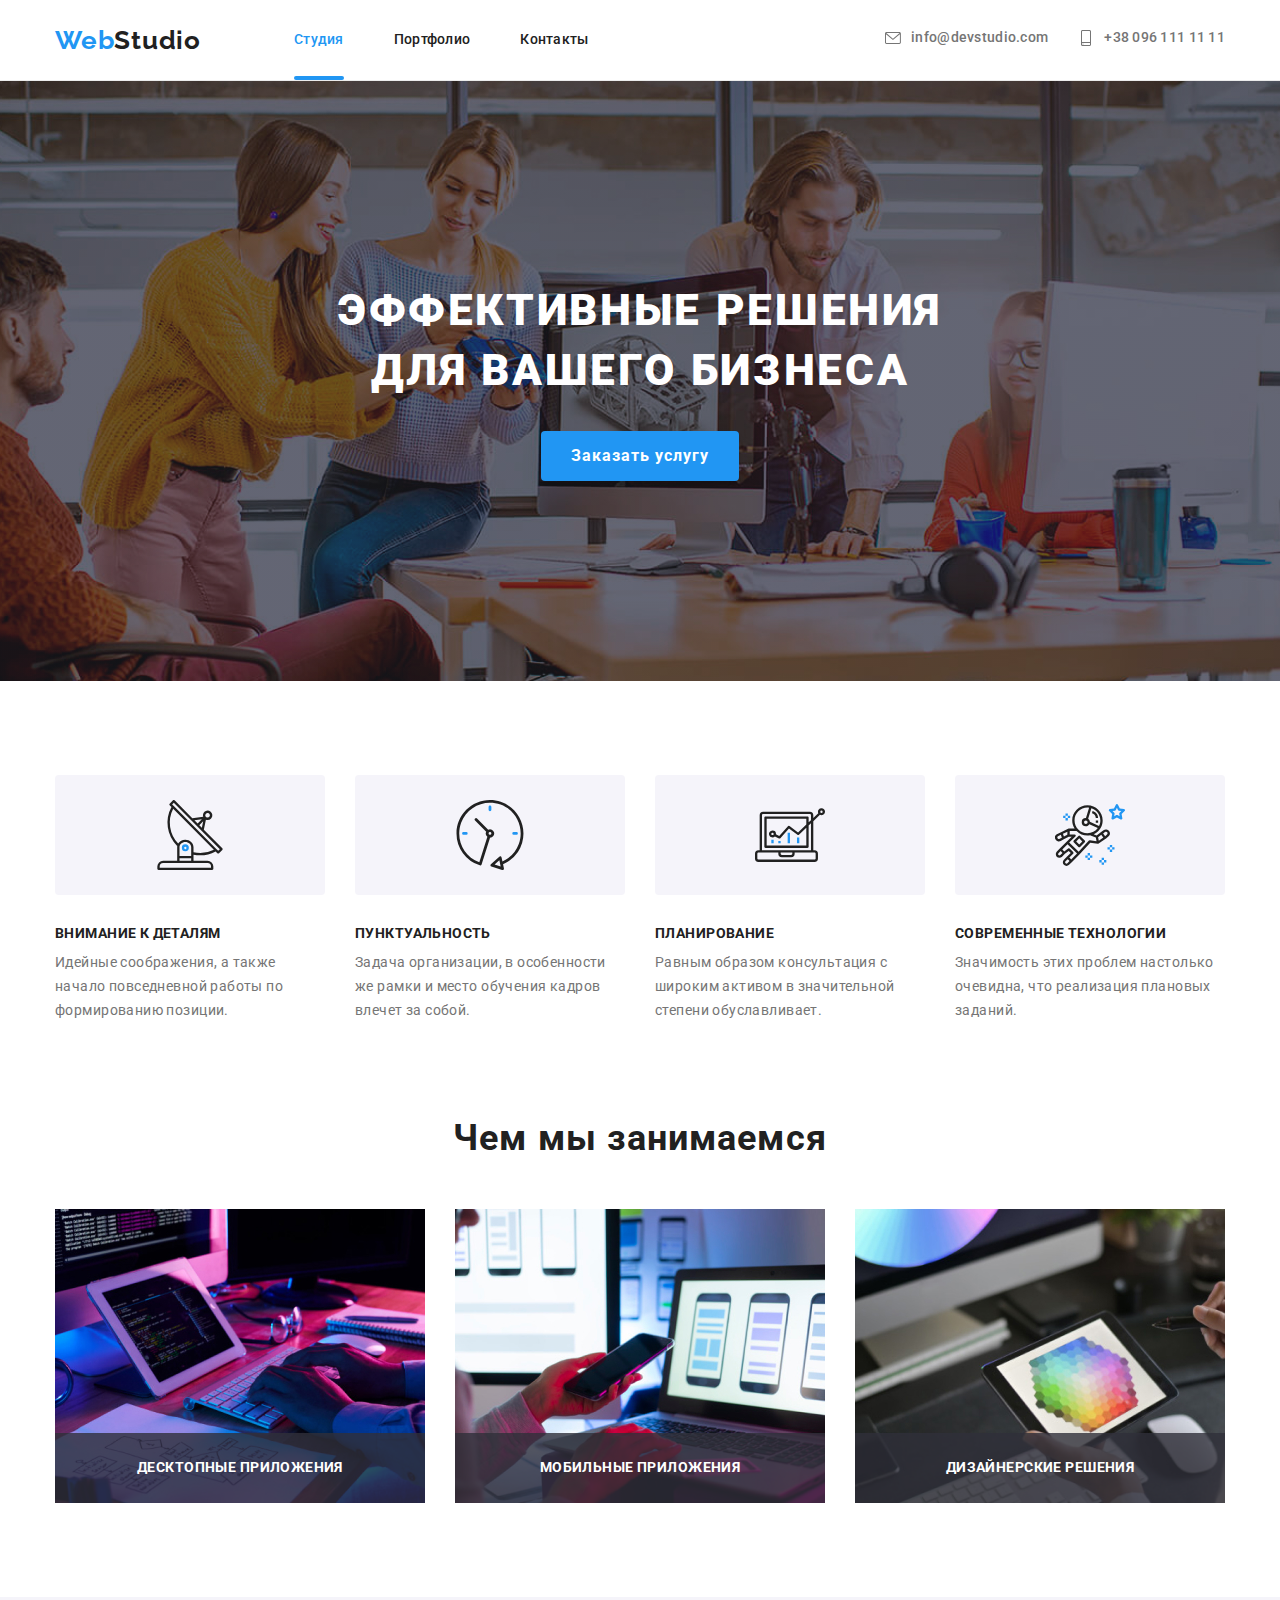
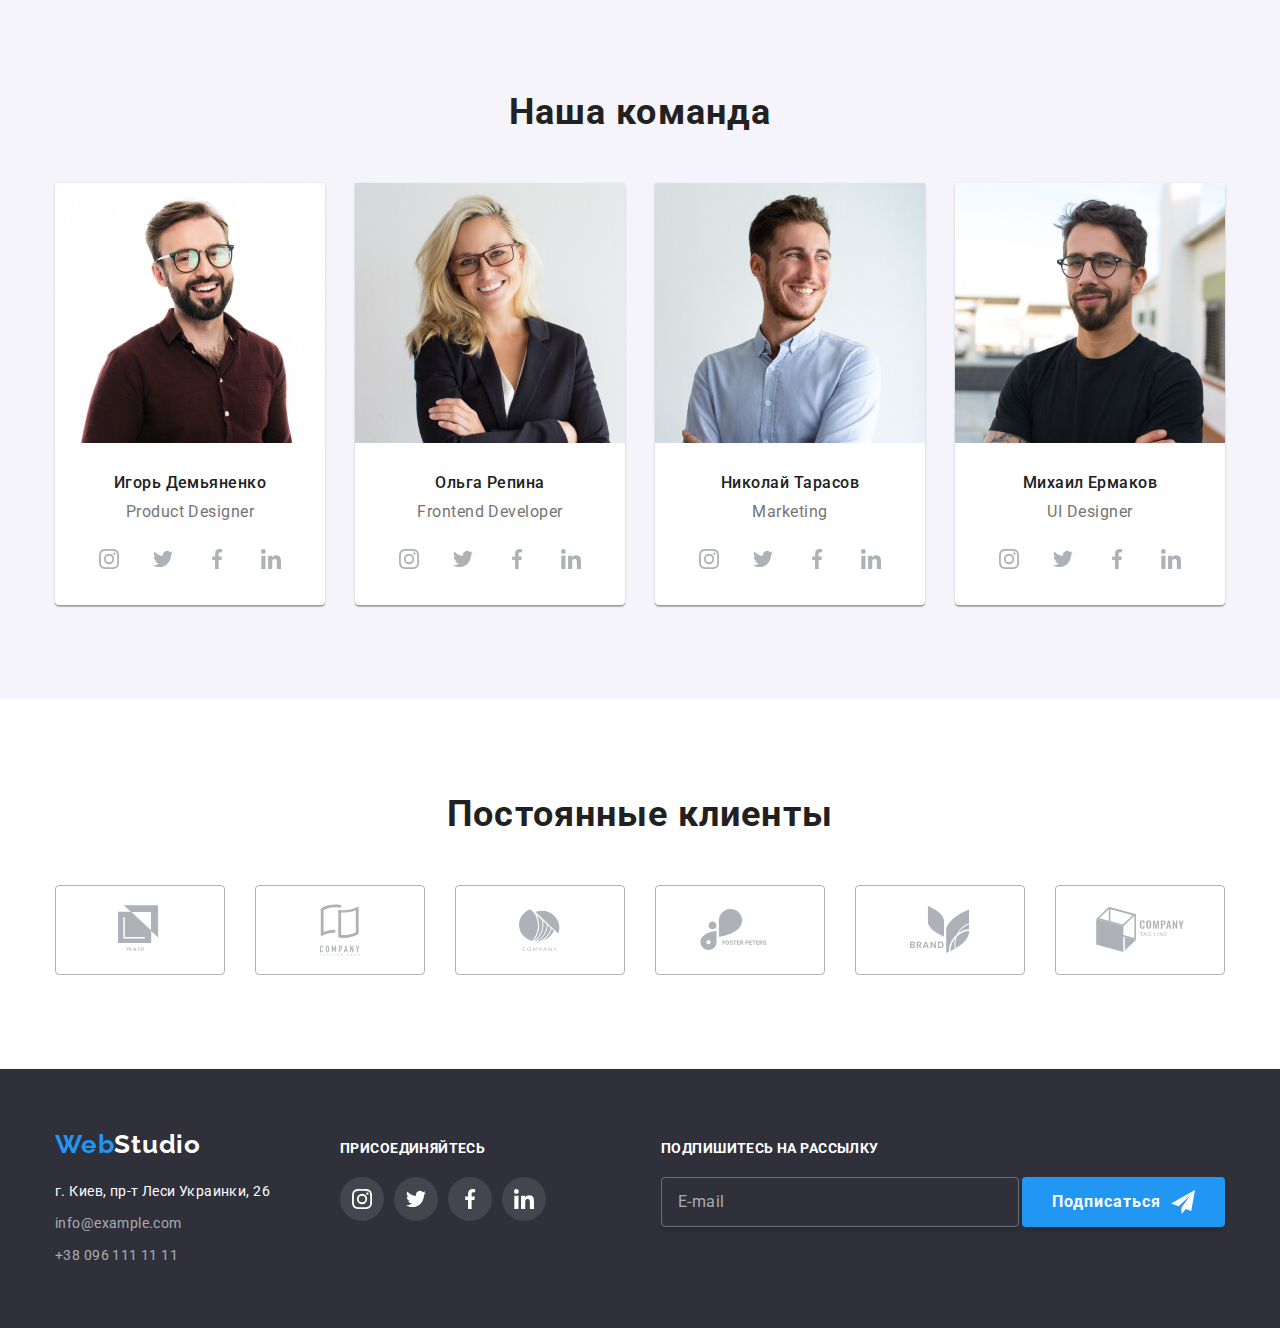
<file: index.html>
<!DOCTYPE html>
<html lang="ru">
<head>
    <meta charset="UTF-8">
    <meta name="viewport" content="width=device-width, initial-scale=1.0">
    <title>WebStudio</title>
    <link href="https://fonts.googleapis.com/css2?family=Roboto:wght@400;500;700;900&display=swap" rel="stylesheet">
    <link href="https://fonts.googleapis.com/css2?family=Raleway:wght@700&display=swap" rel="stylesheet">
    <link rel="stylesheet" href="https://cdnjs.cloudflare.com/ajax/libs/modern-normalize/1.0.0/modern-normalize.min.css">
    <link rel="stylesheet" href="./css/main.min.css">
</head>
<body>
<header class="header">
    <div class="container header-nav">
        <nav class="main-nav">
            <a href="./index.html" class="logo link">Web<span class="logo bgc-light">Studio</span></a>
            <ul class="list site-nav">
                <li class="item">
                    <a href="./index.html" class="link current">Студия</a>
                </li>
                <li class="item">
                    <a href="./portfolio.html" class="link">Портфолио</a>
                </li>
                <li class="item">
                    <a href="#contacts" class="link">Контакты</a>
                </li>
            </ul>
            <button class="menu-button" data-menu-button  aria-expanded="false" aria-controls="mobile-menu-container" type="button">
                <svg width="40" height="40" aria-label="Кнопка мобильного меню">
                    <use class="icon-menu" href="./images/sprite.svg#menu"></use>
                    <use class="icon-cross" href="./images/sprite.svg#cross"></use>
                </svg>
            </button>
            
            <div class="mobile-menu-container" id="mobile-menu-container" data-menu>
                <ul class="list mobile-site-nav">
                    <li class="item">
                        <a href="./index.html" class="link current">Студия</a>
                    </li>
                    <li class="item">
                        <a href="./portfolio.html" class="link">Портфолио</a>
                    </li>
                    <li class="item">
                        <a href="#contacts" class="link">Контакты</a>
                    </li>
                </ul>
                <ul class="list mobile-contacts">
                    <li class="item">
                        <a href="mailto:info@devstudio.com" class="link  mail-set">
                            <svg class="icon-envelope">
                                <use href="./images/sprite.svg#envelope"></use>
                            </svg>    
                            <span>
                                info@devstudio.com
                            </span>
                        </a>
                    </li>
                    <li class="item">
                        <a href="tel:+380961111111" class="link phone-set">
                            <svg class="icon-phone">
                                <use href="./images/sprite.svg#smartphone"></use>
                            </svg>
                            <span>
                                +38 096 111 11 11
                            </span>
                        </a>
                    </li>
                </ul>
            </div>
        </nav>
        <ul class="list contacts">
            <li class="item">
                <a href="mailto:info@devstudio.com" class="link  mail-set">
                    <svg class="icon-envelope">
                        <use href="./images/sprite.svg#envelope"></use>
                    </svg>    
                    <span>
                        info@devstudio.com
                    </span>
                </a>
            </li>
            <li class="item">
                <a href="tel:+380961111111" class="link phone-set">
                    <svg class="icon-phone">
                        <use href="./images/sprite.svg#smartphone"></use>
                    </svg>
                    <span>
                        +38 096 111 11 11
                    </span>
                </a>
            </li>
        </ul>
    </div>
</header>
<main>
<!--Герой-->
<section class="hero">
<h1 class="hero-title">Эффективные решения <br /> для вашего бизнеса</h1>
<button class="button" type="button" data-modal-open>Заказать услугу</button>
</section>
<!--Преимущества-->
<section class="advantages">
<div class="container">
    <h2 class="section-title visually-hidden">Преимущества</h2>
    <ul class="list advantages-list">
        <li class="advantages-list-item">
            <h3 class="list-advantages">Внимание к деталям</h3>
            <p class="list-desсription">Идейные соображения, а также начало повседневной работы по формированию позиции.</p>
        </li>
        <li class="advantages-list-item">
            <h3 class="list-advantages">Пунктуальность</h3>
            <p class="list-desсription">Задача организации, в особенности же рамки и место обучения кадров влечет за собой.</p>
        </li>
        <li class="advantages-list-item">
            <h3 class="list-advantages">Планирование</h3>
            <p class="list-desсription">Равным образом консультация с широким активом в значительной степени обуславливает.</p>
        </li>
        <li class="advantages-list-item">
            <h3 class="list-advantages">Современные технологии</h3>
            <p class="list-desсription">Значимость этих проблем настолько очевидна, что реализация плановых заданий.</p>
        </li>
    </ul>
</div>
</section>
    <!--Чем мы занимаемся-->
<section class="we-do">
    <div class="container">
        <h2 class="section-title">Чем мы занимаемся</h2>
        <ul class="list">
            <li>
                <div class="we-do-thumb">
                    <picture>
                        <source srcset="./images/box1.jpg 1x, ./images/box1@2x.jpg 2x" media="(min-width: 1200px)">
                        <img src="./images/box1.jpg" alt="Десктопные приложения">
                    </picture>
                    <p class="we-do-label">Десктопные приложения</p>
                </div>
            </li>
            <li>
                <div class="we-do-thumb">
                    <picture>
                        <source srcset="./images/box2.jpg 1x, ./images/box2@2x.jpg 2x" media="(min-width: 1200px)">
                        <img src="./images/box2.jpg" alt="Мобильные приложения">
                    </picture>
                    <p class="we-do-label">Мобильные приложения</p>
                </div>
            </li>
            <li>
                <div class="we-do-thumb">
                    <picture>
                        <source srcset="./images/box3.jpg 1x, ./images/box3@2x.jpg 2x" media="(min-width: 1200px)">
                        <img src="./images/box3.jpg" alt="Дизайнерские решения">
                    </picture>
                    <p class="we-do-label">Дизайнерские решения</p>
                </div>
            </li>
        </ul>
    </div>
</section>
<!--Наша команда-->
<section class="team">
    <div class="container">
        <h2 class="section-title">Наша команда</h2>
        <ul class="list team-member-set">
            <li class="team-member-item">
                <picture>
                    <source srcset="./images/photo-ihor.jpg 1x, ./images/photo-ihor@2x.jpg 2x" media="(min-width: 1200px)">
                    <source srcset="./images/tablet/photo_ihor.jpg 1x, ./images/tablet/photo_ihor@2x.jpg 2x" media="(min-width: 768px)">
                    <source srcset="./images/mobile/photo_ihor.jpg 1x, ./images/mobile/photo_ihor@2x.jpg 2x" media="(max-width: 767px)">
                    <img src="./images/photo-ihor.jpg" alt="Игорь Демьяненко" width="270">
                </picture>
                <h3 class="team-name">Игорь Демьяненко</h3>
                <p class="team-position">Product Designer</p>
                <ul class="list social-icons">
                    <li class="social-icons-item">
                        <a class="social-icons-link instagram" href="https://instagram.com/" target="_blank" rel="noopener noreferer" aria-label="instagram">
                            <svg class="social-icons-svg">
                                <use href="./images/sprite.svg#instagram"></use>
                            </svg>                            
                        </a>
                    </li>
                    <li class="social-icons-item">
                        <a class="social-icons-link twitter" href="https://twitter.com/" target="_blank" rel="noopener noreferer" aria-label="twitter">
                            <svg class="social-icons-svg">
                                <use href="./images/sprite.svg#twitter"></use>
                            </svg>                            
                        </a>
                    </li>
                    <li class="social-icons-item">
                        <a class="social-icons-link facebook" href="https://facebook.com/" target="_blank" rel="noopener noreferer" aria-label="facebook">
                            <svg class="social-icons-svg">
                                <use href="./images/sprite.svg#facebook"></use>
                            </svg>  
                        </a>
                    </li>
                    <li class="social-icons-item">
                        <a class="social-icons-link linkedin" href="https://linkedin.com/" target="_blank" rel="noopener noreferer" aria-label="linkenin">
                            <svg class="social-icons-svg">
                                <use href="./images/sprite.svg#linkedin"></use>
                            </svg>  
                        </a>
                    </li>
                </ul>
            </li>
            <li class="team-member-item">
                <picture>
                    <source srcset="./images/photo-olga.jpg 1x, ./images/photo-olga@2x.jpg 2x" media="(min-width: 1200px)">
                    <source srcset="./images/tablet/photo_olga.jpg 1x, ./images/tablet/photo_olga@2x.jpg 2x" media="(min-width: 768px)">
                    <source srcset="./images/mobile/photo_olga.jpg 1x, ./images/mobile/photo_olga@2x.jpg 2x" media="(max-width: 767px)">
                    <img src="./images/photo-olga.jpg" alt="Ольга Репина" width="270">
                </picture>
                <h3 class="team-name">Ольга Репина</h3>
                <p class="team-position">Frontend Developer</p>
                <ul class="list social-icons">
                    <li class="social-icons-item">
                        <a class="social-icons-link instagram" href="https://instagram.com/" target="_blank" rel="noopener noreferer" aria-label="instagram">
                            <svg class="social-icons-svg">
                                <use href="./images/sprite.svg#instagram"></use>
                            </svg>                            
                        </a>
                    </li>
                    <li class="social-icons-item">
                        <a class="social-icons-link twitter" href="https://twitter.com/" target="_blank" rel="noopener noreferer" aria-label="twitter">
                            <svg class="social-icons-svg">
                                <use href="./images/sprite.svg#twitter"></use>
                            </svg>                            
                        </a>
                    </li>
                    <li class="social-icons-item">
                        <a class="social-icons-link facebook" href="https://facebook.com/" target="_blank" rel="noopener noreferer" aria-label="facebook">
                            <svg class="social-icons-svg">
                                <use href="./images/sprite.svg#facebook"></use>
                            </svg>  
                        </a>
                    </li>
                    <li class="social-icons-item">
                        <a class="social-icons-link linkedin" href="https://linkedin.com/" target="_blank" rel="noopener noreferer" aria-label="linkenin">
                            <svg class="social-icons-svg">
                                <use href="./images/sprite.svg#linkedin"></use>
                            </svg>  
                        </a>
                    </li>
                </ul>
            </li>
            <li class="team-member-item">
                <picture>
                    <source srcset="./images/photo-nikolay.jpg 1x, ./images/photo-nikolay@2x.jpg 2x" media="(min-width: 1200px)">
                    <source srcset="./images/tablet/photo_nikolay.jpg 1x, ./images/tablet/photo_nikolay@2x.jpg 2x" media="(min-width: 768px)">
                    <source srcset="./images/mobile/photo_nikolay.jpg 1x, ./images/mobile/photo_nikolay@2x.jpg 2x" media="(max-width: 767px)">
                    <img src="./images/photo-nikolay.jpg" alt="Николай Тарасов" width="270">
                </picture>
                <h3 class="team-name">Николай Тарасов</h3>
                <p class="team-position">Marketing</p>
                <ul class="list social-icons">
                    <li class="social-icons-item">
                        <a class="social-icons-link instagram" href="https://instagram.com/" target="_blank" rel="noopener noreferer" aria-label="instagram">
                            <svg class="social-icons-svg">
                                <use href="./images/sprite.svg#instagram"></use>
                            </svg>                            
                        </a>
                    </li>
                    <li class="social-icons-item">
                        <a class="social-icons-link twitter" href="https://twitter.com/" target="_blank" rel="noopener noreferer" aria-label="twitter">
                            <svg class="social-icons-svg">
                                <use href="./images/sprite.svg#twitter"></use>
                            </svg>                            
                        </a>
                    </li>
                    <li class="social-icons-item">
                        <a class="social-icons-link facebook" href="https://facebook.com/" target="_blank" rel="noopener noreferer" aria-label="facebook">
                            <svg class="social-icons-svg">
                                <use href="./images/sprite.svg#facebook"></use>
                            </svg>  
                        </a>
                    </li>
                    <li class="social-icons-item">
                        <a class="social-icons-link linkedin" href="https://linkedin.com/" target="_blank" rel="noopener noreferer" aria-label="linkenin">
                            <svg class="social-icons-svg">
                                <use href="./images/sprite.svg#linkedin"></use>
                            </svg>  
                        </a>
                    </li>
                </ul>
            </li>
            <li class="team-member-item">
                <picture>
                    <source srcset="./images/photo-michael.jpg 1x, ./images/photo-michael@2x.jpg 2x" media="(min-width: 1200px)">
                    <source srcset="./images/tablet/photo_michael.jpg 1x, ./images/tablet/photo_michael@2x.jpg 2x" media="(min-width: 768px)">
                    <source srcset="./images/mobile/photo_michael.jpg 1x, ./images/mobile/photo_michael@2x.jpg 2x" media="(max-width: 767px)">
                    <img src="./images/photo-michael.jpg" alt="Михаил Ермаков" width="270">
                </picture>
                <h3 class="team-name">Михаил Ермаков</h3>
                <p class="team-position">UI Designer</p>
                <ul class="list social-icons">
                    <li class="social-icons-item">
                        <a class="social-icons-link" href="https://instagram.com/" target="_blank" rel="noopener noreferer" aria-label="instagram">
                            <svg class="social-icons-svg">
                                <use href="./images/sprite.svg#instagram"></use>
                            </svg>                            
                        </a>
                    </li>
                    <li class="social-icons-item">
                        <a class="social-icons-link" href="https://twitter.com/" target="_blank" rel="noopener noreferer" aria-label="twitter">
                            <svg class="social-icons-svg">
                                <use href="./images/sprite.svg#twitter"></use>
                            </svg>                            
                        </a>
                    </li>
                    <li class="social-icons-item">
                        <a class="social-icons-link" href="https://facebook.com/" target="_blank" rel="noopener noreferer" aria-label="facebook">
                            <svg class="social-icons-svg">
                                <use href="./images/sprite.svg#facebook"></use>
                            </svg>  
                        </a>
                    </li>
                    <li class="social-icons-item">
                        <a class="social-icons-link" href="https://linkedin.com/" target="_blank" rel="noopener noreferer" aria-label="linkenin">
                            <svg class="social-icons-svg">
                                <use href="./images/sprite.svg#linkedin"></use>
                            </svg>  
                        </a>
                    </li>
                </ul>
            </li>
        </ul>
    </div>
</section>
<!-- Наши партнеры -->
<section class="our-partners">
    <div class="container">
        <h2 class="section-title">Постоянные клиенты</h2>
        <ul class="list partners-list ">
            <li class="partners-list-card">
                <a href="" class="partners-list-item" target="_blank" rel="noopener noreferer">
                    <svg class="partners-logo-svg" width="44.3" height="49.2">
                        <use href="./images/sprite.svg#logo-1"></use>
                    </svg>
                </a>
            </li>
            <li class="partners-list-card">
                <a href="" class="partners-list-item" target="_blank" rel="noopener noreferer">
                    <svg class="partners-logo-svg" width="40" height="52">
                        <use href="./images/sprite.svg#logo-2"></use>
                    </svg>
                </a>
            </li>
            <li class="partners-list-card">
                <a href="" class="partners-list-item" target="_blank" rel="noopener noreferer">
                    <svg class="partners-logo-svg" width="41" height="42.6">
                        <use href="./images/sprite.svg#logo-3"></use>
                    </svg>
                </a>
            </li>
            <li class="partners-list-card">
                <a href="" class="partners-list-item" target="_blank" rel="noopener noreferer">
                    <svg class="partners-logo-svg" width="79.66" height="42.02">
                        <use href="./images/sprite.svg#logo-4"></use>
                    </svg>
                </a>
            </li>
            <li class="partners-list-card">
                <a href="" class="partners-list-item" target="_blank" rel="noopener noreferer">
                    <svg class="partners-logo-svg" width="59" height="47">
                        <use href="./images/sprite.svg#logo-5"></use>
                    </svg>
                </a>
            </li>
            <li class="partners-list-card">
                <a href="" class="partners-list-item" target="_blank" rel="noopener noreferer">
                    <svg class="partners-logo-svg" width="88.48" height="45.44">
                        <use href="./images/sprite.svg#logo-6"></use>
                    </svg>
                </a>
            </li>
        </ul>
    </div>
</section>
<!-- ное окно -->
    <div class="backdrop is-hidden" data-modal>
        <div class="modal">
            <b class="modal-title">Оставьте свои данные, мы вам перезвоним</b>
            <button class="modal-close-button" data-modal-close>
                <svg width="11" height="11">
                    <use href="./images/sprite.svg#close"></use>
                </svg>
            </button>
            <form class="modal-form" action="" method="get">
                <p class="field-form">
                    <label class="modal-label" for="name">Имя</label>
                    <input class="modal-input" type="text" name="name" id="name">
                    <span class="input-icon name">
                        <svg  width="18" height="18">
                            <use href="./images/sprite.svg#name-modal"></use>
                        </svg>
                    </span>
                </p>
                <p class="field-form">
                    <label class="modal-label" for="phone">Телефон</label>
                    <input class="modal-input" type="text" name="phone" id="phone">
                    <span class="input-icon phone">
                        <svg width="18" height="18">
                            <use href="./images/sprite.svg#phone-modal"></use>
                        </svg>
                    </span>
                </p>
                <p class="field-form">
                    <label class="modal-label" for="email">Почта</label>
                    <input class="modal-input" type="text" name="email" id="email">
                    <span class="input-icon email">
                        <svg width="18" height="18">
                            <use href="./images/sprite.svg#enveloppe-modal"></use>
                        </svg>
                    </span>
                </p>
                <label class="modal-label" for="comment">Комментарий</label>
                <textarea class="modal-input comment" name="comment" id="comment" cols="30" rows="10" placeholder="Введите текст"></textarea>
                <label class="modal-label-agreement checkbox-container">
                    <input class="checkbox" type="checkbox" name="agreement">
                    <span class="checkbox-icon"></span>
                    Соглашаюсь с рассылкой и принимаю
                    <a class="link-agreement" href="" target="_blank">Условия договора</a>
                </label>
                <button class="button" type="submit">Отправить</button>
            </form>
        </div>
    </div>
</main>
<!--Футор-->
<footer>
    <div class="container container-flex">
        <div class="contacts-footer">
            <a href="./index.html" class="logo link">Web<span class="logo bgc-dark">Studio</span></a>
            <address id="contacts">
                <ul class="list contacts-footer-list">
                    <li><a href="https://goo.gl/maps/GakdVBqg2esnwoKk9" class="link footer address" target="_blank" rel="noopener noreferer">г. Киев, пр-т Леси Украинки, 26</a></li>
                    <li><a href="mailto:info@example.com" class="link footer email">info@example.com</a></li>
                    <li><a href="tel:+380961111111" class="link footer phone">+38 096 111 11 11</a></li>
                </ul>
            </address>
        </div>
        <div class="contacts-social">
            <h3 class="join-us">Присоединяйтесь</h3>
            <ul class="list social-icons">
                <li class="social-icons-item">
                    <a class="social-icons-link" href="https://instagram.com" target="_blank" rel="noopener noreferer">
                        <svg class="social-icons-svg">
                            <use href="./images/sprite.svg#instagram"></use>
                        </svg>
                    </a>
                </li>
                <li class="social-icons-item">
                    <a class="social-icons-link" href="https://twitter.com" target="_blank" rel="noopener noreferer">
                        <svg class="social-icons-svg">
                            <use href="./images/sprite.svg#twitter"></use>
                        </svg>
                    </a>
                </li>
                <li class="social-icons-item">
                    <a class="social-icons-link" href="https://facebook.com" target="_blank" rel="noopener noreferer">
                        <svg class="social-icons-svg">
                            <use href="./images/sprite.svg#facebook"></use>
                        </svg>
                    </a>
                </li>
                <li class="social-icons-item">
                    <a class="social-icons-link" href="https://linkedin.com" target="_blank" rel="noopener noreferer">
                        <svg class="social-icons-svg">
                            <use href="./images/sprite.svg#linkedin"></use>
                        </svg> 
                    </a>
                </li>
            </ul>
        </div>
        <form class="subscribe">
            <h3 class="subscribe-label join-us">Подпишитесь на рассылку</h3>
            <input class="subscribe-input" type="email" name="subcribe" id="subcribe" placeholder="E-mail">
            <button class="button" type="submit">
                Подписаться
                <svg class="icon-send" width="24" height="24">
                    <use href="./images/sprite.svg#icon-send"></use>
                </svg>
            </button>
        </form>
    </div>
</footer>
    <script src="./js/modal.js"></script>
    <script src="./js/menu.js"></script>
</body>
</html>
</file>
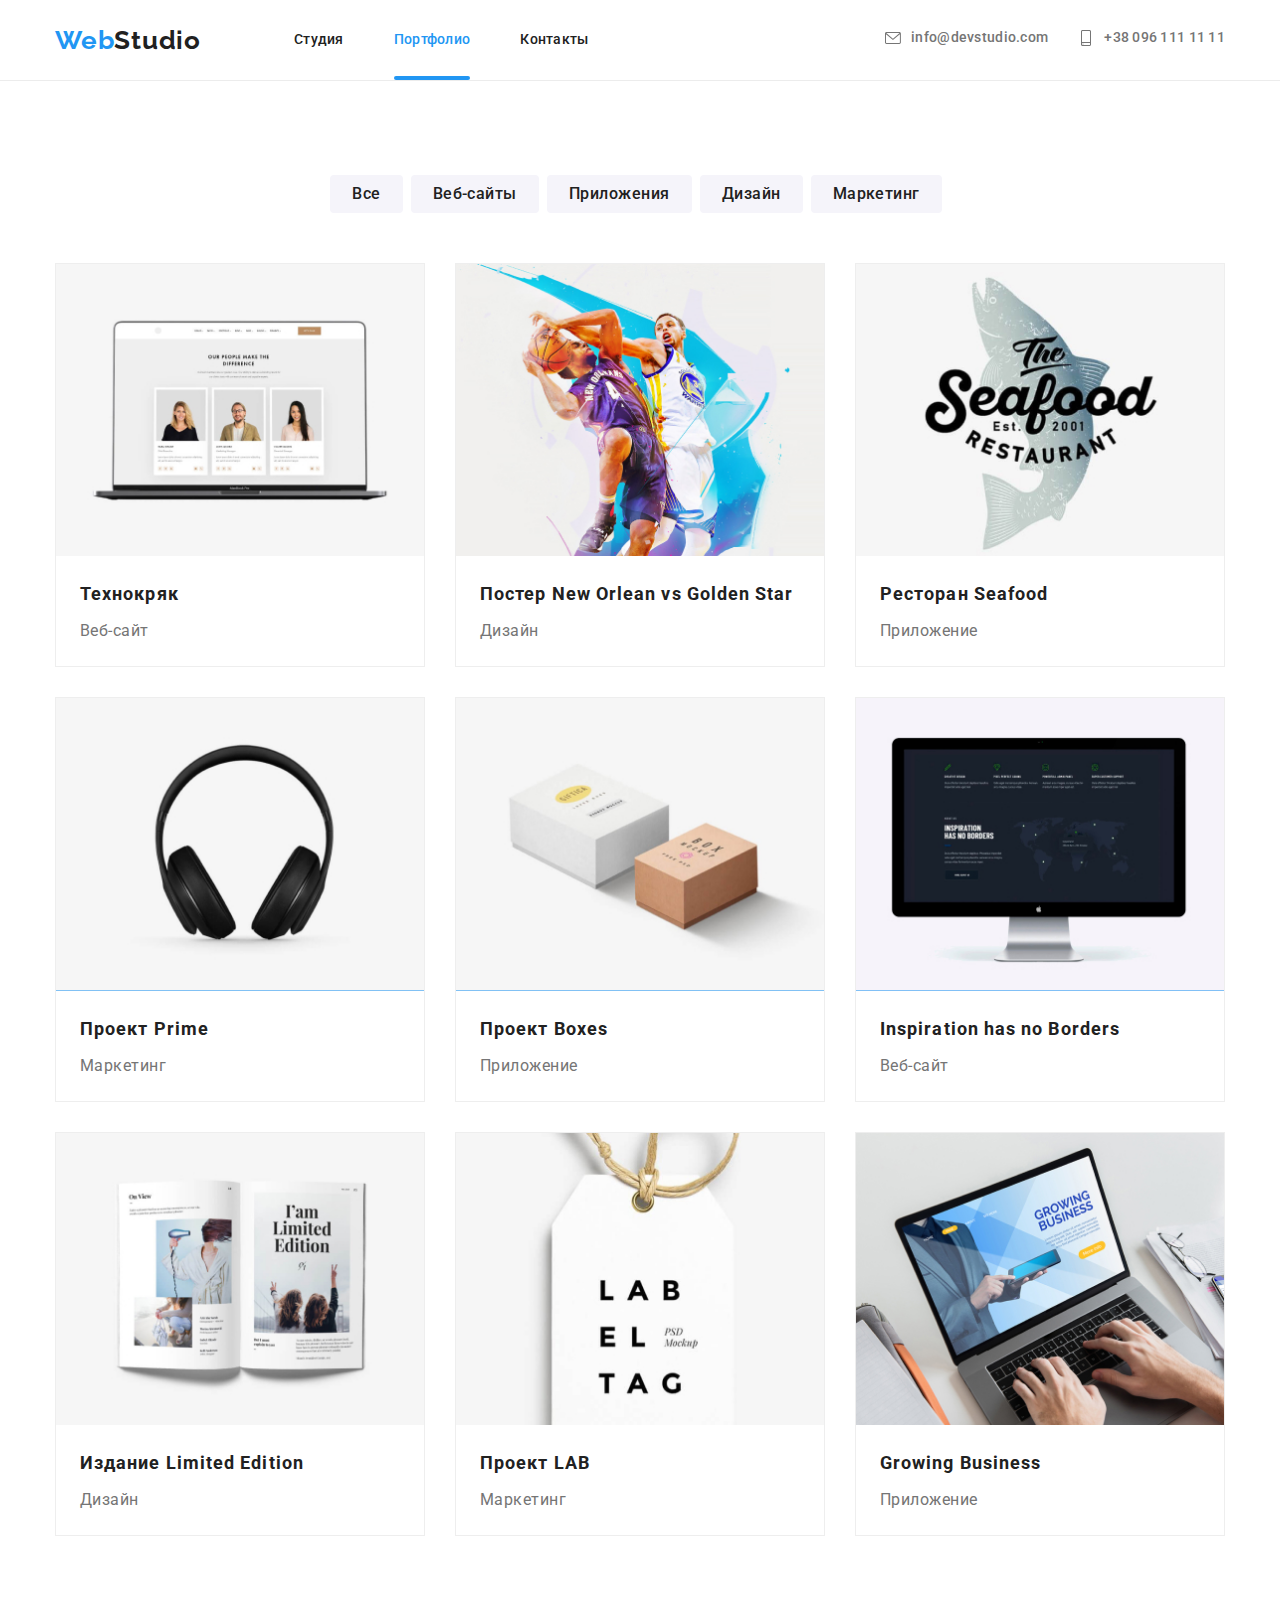
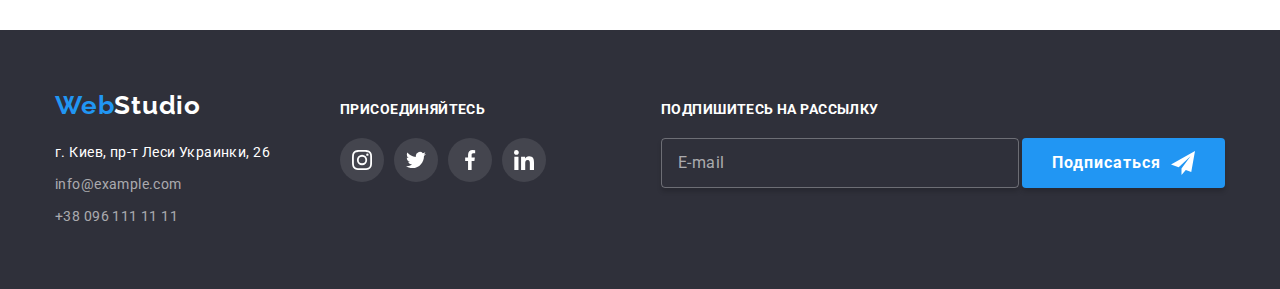
<file: portfolio.html>
<!DOCTYPE html>
<html lang="ru">
<head>
    <meta charset="UTF-8">
    <meta name="viewport" content="width=device-width, initial-scale=1.0">
    <title>WebStudio</title>
    <link href="https://fonts.googleapis.com/css2?family=Roboto:wght@400;500;700;900&display=swap" rel="stylesheet">
    <link href="https://fonts.googleapis.com/css2?family=Raleway:wght@700&display=swap" rel="stylesheet">
    <link rel="stylesheet" href="https://cdnjs.cloudflare.com/ajax/libs/modern-normalize/1.0.0/modern-normalize.min.css">
    <link rel="stylesheet" href="./css/main.min.css">
</head>
<body>
<header class="header">
    <div class="container header-nav">
        <nav class="main-nav">
            <a href="./index.html" class="logo link">Web<span class="logo bgc-light">Studio</span></a>
            <ul class="list site-nav">
                <li class="item">
                    <a href="./index.html" class="link">Студия</a>
                </li>
                <li class="item">
                    <a href="./portfolio.html" class="link current">Портфолио</a>
                </li>
                <li class="item">
                    <a href="#contacts" class="link">Контакты</a>
                </li>
            </ul>
            <button class="menu-button" data-menu-button  aria-expanded="false" aria-controls="mobile-menu-container" type="button">
                <svg width="40" height="40" aria-label="Кнопка мобильного меню">
                    <use class="icon-menu" href="./images/sprite.svg#menu"></use>
                    <use class="icon-cross" href="./images/sprite.svg#cross"></use>
                </svg>
            </button>
            <div class="mobile-menu-container" id="mobile-menu-container" data-menu>
                <ul class="list mobile-site-nav">
                    <li class="item">
                        <a href="./index.html" class="link">Студия</a>
                    </li>
                    <li class="item">
                        <a href="./portfolio.html" class="link current">Портфолио</a>
                    </li>
                    <li class="item">
                        <a href="#contacts" class="link">Контакты</a>
                    </li>
                </ul>
                <ul class="list mobile-contacts">
                    <li class="item">
                        <a href="mailto:info@devstudio.com" class="link  mail-set">
                            <svg class="icon-envelope">
                                <use href="./images/sprite.svg#envelope"></use>
                            </svg>    
                            <span>
                                info@devstudio.com
                            </span>
                        </a>
                    </li>
                    <li class="item">
                        <a href="tel:+380961111111" class="link phone-set">
                            <svg class="icon-phone">
                                <use href="./images/sprite.svg#smartphone"></use>
                            </svg>
                            <span>
                                +38 096 111 11 11
                            </span>
                        </a>
                    </li>
                </ul>
            </div>
        </nav>
        <ul class="list contacts">
            <li class="item">
                <a href="mailto:info@devstudio.com" class="link  mail-set">
                    <svg class="icon-envelope">
                        <use href="./images/sprite.svg#envelope"></use>
                    </svg>    
                    <span>
                        info@devstudio.com
                    </span>
                </a>
            </li>
            <li class="item">
                <a href="tel:+380961111111" class="link phone-set">
                    <svg class="icon-phone">
                        <use href="./images/sprite.svg#smartphone"></use>
                    </svg>
                    <span>
                        +38 096 111 11 11
                    </span>
                </a>
            </li>
        </ul>
    </div>
</header>
<main>
<!-- Примероы работ -->
<section>
    <div class="container">
        <h1 hidden>Примеры работ</h1>
        <div class="filters">
            <button class="filters-button">Все</button>
            <button class="filters-button">Веб-сайты</button>
            <button class="filters-button">Приложения</button>
            <button class="filters-button">Дизайн</button>
            <button class="filters-button">Маркетинг</button>
        </div>
        <ul class="projects list">
            <li class="project-item">
                <a href="" class="link project-card">
                    <div class="project-card-thumb">
                        <picture>
                            <source srcset="./images/portfolio-1.jpg 1x, ./images/portfolio-1@2x.jpg 2x" media="(min-width: 1200px)">
                            <source srcset="./images/tablet/portfolio_1.jpg 1x, ./images/tablet/portfolio_1@2x.jpg 2x" media="(min-width: 768px)">
                            <source srcset="./images/mobile/portfolio_1.jpg 1x, ./images/mobile/portfolio_1@2x.jpg 2x" media="(max-width: 767px)">
                            <img src="./images/portfolio-1.jpg" alt="Проект 1">
                        </picture>
                        <p class="project-description-overlay">Технокряк это современная площадка распространения коронавируса. Компании используют эту платформу для цифрового шпионажа и атак на защищённые сервера конкурентов.</p>
                    </div>
                    <h2 class="projects-title">Технокряк</h2>
                    <p class="projects-type">Веб-сайт</p>
                </a>
            </li>
            <li class="project-item">
                <a href="" class="link project-card">
                    <div class="project-card-thumb">
                        <picture>
                            <source srcset="./images/portfolio-2.jpg 1x, ./images/portfolio-2@2x.jpg 2x" media="(min-width: 1200px)">
                            <source srcset="./images/tablet/portfolio_2.jpg 1x, ./images/tablet/portfolio_2@2x.jpg 2x" media="(min-width: 768px)">
                            <source srcset="./images/mobile/portfolio_2.jpg 1x, ./images/mobile/portfolio_2@2x.jpg 2x" media="(max-width: 767px)">
                            <img src="./images/portfolio-2.jpg" alt="Проект 2">
                        </picture>
                        <p class="project-description-overlay">Lorem ipsum, dolor sit amet consectetur adipisicing elit. 
                            Ipsa facere molestiae quam corporis, voluptatem debitis nisi dolorem earum voluptas 
                            incidunt esse quod veritatis fugiat natus laudantium dolores impedit iusto asperiores</p>
                    </div>
                    <h2 class="projects-title">Постер New Orlean vs Golden Star</h2>
                    <p class="projects-type">Дизайн</p>
                </a>
            </li>
            <li class="project-item">
                <a href="" class="link project-card">
                    <div class="project-card-thumb">
                        <picture>
                            <source srcset="./images/portfolio-3.jpg 1x, ./images/portfolio-3@2x.jpg 2x" media="(min-width: 1200px)">
                            <source srcset="./images/tablet/portfolio_3.jpg 1x, ./images/tablet/portfolio_3@2x.jpg 2x" media="(min-width: 768px)">
                            <source srcset="./images/mobile/portfolio_3.jpg 1x, ./images/mobile/portfolio_3@2x.jpg 2x" media="(max-width: 767px)">
                            <img src="./images/portfolio-3.jpg" alt="Проект 3">
                        </picture>
                        <p class="project-description-overlay">Lorem ipsum, dolor sit amet consectetur adipisicing elit. 
                            Ipsa facere molestiae quam corporis, voluptatem debitis nisi dolorem earum voluptas 
                            incidunt esse quod veritatis fugiat natus laudantium dolores impedit iusto asperiores</p>
                    </div>
                    <h2 class="projects-title">Ресторан Seafood</h2>
                    <p class="projects-type">Приложение</p>
                </a>
            </li>
            <li class="project-item">
                <a href="" class="link project-card">
                    <div class="project-card-thumb">
                        <picture>
                            <source srcset="./images/portfolio-4.jpg 1x, ./images/portfolio-4@2x.jpg 2x" media="(min-width: 1200px)">
                            <source srcset="./images/tablet/portfolio_4.jpg 1x, ./images/tablet/portfolio_4@2x.jpg 2x" media="(min-width: 768px)">
                            <source srcset="./images/mobile/portfolio_4.jpg 1x, ./images/mobile/portfolio_4@2x.jpg 2x" media="(max-width: 767px)">
                            <img src="./images/portfolio-4.jpg" alt="Проект 4">
                        </picture>
                        <p class="project-description-overlay">Lorem ipsum, dolor sit amet consectetur adipisicing elit. 
                            Ipsa facere molestiae quam corporis, voluptatem debitis nisi dolorem earum voluptas 
                            incidunt esse quod veritatis fugiat natus laudantium dolores impedit iusto asperiores</p>
                    </div>
                    <h2 class="projects-title">Проект Prime</h2>
                    <p class="projects-type">Маркетинг</p>
                </a>
            </li>
            <li class="project-item">
                <a href="" class="link project-card">
                    <div class="project-card-thumb">
                        <picture>
                            <source srcset="./images/portfolio-5.jpg 1x, ./images/portfolio-5@2x.jpg 2x" media="(min-width: 1200px)">
                            <source srcset="./images/tablet/portfolio_5.jpg 1x, ./images/tablet/portfolio_5@2x.jpg 2x" media="(min-width: 768px)">
                            <source srcset="./images/mobile/portfolio_5.jpg 1x, ./images/mobile/portfolio_5@2x.jpg 2x" media="(max-width: 480px)">
                            <img src="./images/portfolio-5.jpg" alt="Проект 5">
                        </picture>
                        <p class="project-description-overlay">Lorem ipsum, dolor sit amet consectetur adipisicing elit. 
                            Ipsa facere molestiae quam corporis, voluptatem debitis nisi dolorem earum voluptas 
                            incidunt esse quod veritatis fugiat natus laudantium dolores impedit iusto asperiores</p>
                    </div>
                    <h2 class="projects-title">Проект Boxes</h2>
                    <p class="projects-type">Приложение</p>
                </a>
            </li>
            <li class="project-item">
                <a href="" class="link project-card">
                    <div class="project-card-thumb">
                        <picture>
                            <source srcset="./images/portfolio-6.jpg 1x, ./images/portfolio-6@2x.jpg 2x" media="(min-width: 1200px)">
                            <source srcset="./images/tablet/portfolio_6.jpg 1x, ./images/tablet/portfolio_6@2x.jpg 2x" media="(min-width: 768px)">
                            <source srcset="./images/mobile/portfolio_6.jpg 1x, ./images/mobile/portfolio_6@2x.jpg 2x" media="(max-width: 480px)">
                            <img src="./images/portfolio-6.jpg" alt="Проект 6">
                        </picture>
                        <p class="project-description-overlay">Lorem ipsum, dolor sit amet consectetur adipisicing elit. 
                            Ipsa facere molestiae quam corporis, voluptatem debitis nisi dolorem earum voluptas 
                            incidunt esse quod veritatis fugiat natus laudantium dolores impedit iusto asperiores</p>
                    </div>
                    <h2 class="projects-title">Inspiration has no Borders</h2>
                    <p class="projects-type">Веб-сайт</p>
                </a>
            </li>
            <li class="project-item">
                <a href="" class="link project-card">
                    <div class="project-card-thumb">
                        <picture>
                            <source srcset="./images/portfolio-7.jpg 1x, ./images/portfolio-7@2x.jpg 2x" media="(min-width: 1200px)">
                            <source srcset="./images/tablet/portfolio_7.jpg 1x, ./images/tablet/portfolio_7@2x.jpg 2x" media="(min-width: 768px)">
                            <source srcset="./images/mobile/portfolio_7.jpg 1x, ./images/mobile/portfolio_7@2x.jpg 2x" media="(max-width: 480px)">
                            <img src="./images/portfolio-7.jpg" alt="Проект 7">
                        </picture>
                        <p class="project-description-overlay">Lorem ipsum, dolor sit amet consectetur adipisicing elit. 
                            Ipsa facere molestiae quam corporis, voluptatem debitis nisi dolorem earum voluptas 
                            incidunt esse quod veritatis fugiat natus laudantium dolores impedit iusto asperiores</p>
                    </div>
                    <h2 class="projects-title">Издание Limited Edition</h2>
                    <p class="projects-type">Дизайн</p>
                </a>
            </li>
            <li class="project-item">
                <a href="" class="link project-card">
                    <div class="project-card-thumb">
                        <picture>
                            <source srcset="./images/portfolio-8.jpg 1x, ./images/portfolio-8@2x.jpg 2x" media="(min-width: 1200px)">
                            <source srcset="./images/tablet/portfolio_8.jpg 1x, ./images/tablet/portfolio_8@2x.jpg 2x" media="(min-width: 768px)">
                            <source srcset="./images/mobile/portfolio_8.jpg 1x, ./images/mobile/portfolio_8@2x.jpg 2x" media="(max-width: 480px)">
                            <img src="./images/portfolio-8.jpg" alt="Проект 8">
                        </picture>
                        <p class="project-description-overlay">Lorem ipsum, dolor sit amet consectetur adipisicing elit. 
                            Ipsa facere molestiae quam corporis, voluptatem debitis nisi dolorem earum voluptas 
                            incidunt esse quod veritatis fugiat natus laudantium dolores impedit iusto asperiores</p>
                    </div>
                    <h2 class="projects-title">Проект LAB</h2>
                    <p class="projects-type">Маркетинг</p>
                </a>
            </li>
            <li class="project-item">
                <a href="" class="link project-card">
                    <div class="project-card-thumb">
                        <picture>
                            <source srcset="./images/portfolio-9.jpg 1x, ./images/portfolio-9@2x.jpg 2x" media="(min-width: 1200px)">
                            <source srcset="./images/tablet/portfolio_9.jpg 1x, ./images/tablet/portfolio_9@2x.jpg 2x" media="(min-width: 768px)">
                            <source srcset="./images/mobile/portfolio_9.jpg 1x, ./images/mobile/portfolio_9@2x.jpg 2x" media="(max-width: 480px)">
                            <img src="./images/portfolio-9.jpg" alt="Проект 9">
                        </picture>
                        <p class="project-description-overlay">Lorem ipsum, dolor sit amet consectetur adipisicing elit. 
                            Ipsa facere molestiae quam corporis, voluptatem debitis nisi dolorem earum voluptas 
                            incidunt esse quod veritatis fugiat natus laudantium dolores impedit iusto asperiores</p>
                    </div>
                    <h2 class="projects-title">Growing Business</h2>
                    <p class="projects-type">Приложение</p>
                </a>
            </li>
        </ul>
    </div>
</section>
</main>
<!--Футор-->
<footer>
    <div class="container container-flex">
        <div class="contacts-footer">
            <a href="./index.html" class="logo link">Web<span class="logo bgc-dark">Studio</span></a>
            <address id="contacts">
                <ul class="list contacts-footer-list">
                    <li><a href="https://goo.gl/maps/GakdVBqg2esnwoKk9" class="link footer address" target="_blank" rel="noopener noreferer">г. Киев, пр-т Леси Украинки, 26</a></li>
                    <li><a href="mailto:info@example.com" class="link footer email">info@example.com</a></li>
                    <li><a href="tel:+380961111111" class="link footer phone">+38 096 111 11 11</a></li>
                </ul>
            </address>
        </div>
        <div class="contacts-social">
            <h3 class="join-us">Присоединяйтесь</h3>
            <ul class="list social-icons">
                <li class="social-icons-item">
                    <a class="social-icons-link" href="https://instagram.com" target="_blank" rel="noopener noreferer">
                        <svg class="social-icons-svg">
                            <use href="./images/sprite.svg#instagram"></use>
                        </svg>
                    </a>
                </li>
                <li class="social-icons-item">
                    <a class="social-icons-link" href="https://twitter.com" target="_blank" rel="noopener noreferer">
                        <svg class="social-icons-svg">
                            <use href="./images/sprite.svg#twitter"></use>
                        </svg>
                    </a>
                </li>
                <li class="social-icons-item">
                    <a class="social-icons-link" href="https://facebook.com" target="_blank" rel="noopener noreferer">
                        <svg class="social-icons-svg">
                            <use href="./images/sprite.svg#facebook"></use>
                        </svg>
                    </a>
                </li>
                <li class="social-icons-item">
                    <a class="social-icons-link" href="https://linkedin.com" target="_blank" rel="noopener noreferer">
                        <svg class="social-icons-svg">
                            <use href="./images/sprite.svg#linkedin"></use>
                        </svg> 
                    </a>
                </li>
            </ul>
        </div>
        <form class="subscribe">
            <h3 class="subscribe-label join-us">Подпишитесь на рассылку</h3>
            <input class="subscribe-input" type="email" name="subcribe" id="subcribe" placeholder="E-mail">
            <button class="button" type="submit">
                Подписаться
                <svg class="icon-send" width="24" height="24">
                    <use href="./images/sprite.svg#icon-send"></use>
                </svg>
            </button>
        </form>
    </div>
</footer>
    <script src="./js/modal.js"></script>
    <script src="./js/menu.js"></script>
</body>
</html>
</file>
<file: css/main.min.css>
body{font-family:'Roboto', sans-serif;font-size:14px;line-height:1.71;font-weight:400;letter-spacing:.03em;background-color:#fff;color:#757575}.list{list-style:none}.link{text-decoration:none;color:#212121}h1,h2,h3,p{margin-top:0}ul{margin-top:0;margin-bottom:0;padding-left:0}img{display:block;width:100%}.container{padding-right:15px;padding-left:15px;padding-top:60px;padding-bottom:60px;margin-right:auto;margin-left:auto}@media screen and (min-width: 480px){.container{width:480px}}@media screen and (min-width: 768px){.container{width:768px}}@media screen and (min-width: 1200px){.container{width:1200px;padding-top:94px;padding-bottom:94px}}footer .container{padding-bottom:60px;padding-top:60px}.section-title{font-size:28px;line-height:1.18;font-weight:700;letter-spacing:.03em;text-align:center;color:#212121;margin-bottom:30px}@media screen and (min-width: 1200px){.section-title{font-size:36px;line-height:1.167;font-weight:700;letter-spacing:.03em;margin-bottom:50px}}.visually-hidden{position:absolute !important;clip:rect(1px 1px 1px 1px);clip:rect(1px, 1px, 1px, 1px);padding:0 !important;border:0 !important;height:1px !important;width:1px !important;overflow:hidden}*{outline:none}.logo{font-family:"Raleway", sans-serif;font-size:26px;line-height:1.192;font-weight:700;letter-spacing:.03em;color:#2196F3}.logo.bgc-light{color:#212121;margin-right:0}.logo.bgc-dark{color:#fff}.main-nav{display:flex;justify-content:space-between;align-items:center;flex-grow:1}.site-nav,.contacts{display:none}@media screen and (min-width: 768px){.main-nav{flex-grow:0}.site-nav{display:flex;align-items:center}header .logo.link{margin-right:88px}.contacts{display:inline}}@media screen and (min-width: 1200px){header .logo.link{margin-right:93px}.contacts{display:flex}.contacts .item:not(:first-child){margin-left:30px}}.site-nav .item:not(:last-child){margin-right:50px}.site-nav .link{font-size:14px;line-height:1.143;font-weight:500;letter-spacing:.02em}.site-nav .link:hover,.site-nav .link:focus{color:#2196F3}.link.current{position:relative;color:#2196F3}.link.current::after{position:absolute;display:inline-block;content:'';width:100%;height:4px;border-radius:2px;bottom:-33px;left:0;background-color:#2196F3}@media screen and (max-width: 767px){.link.current::after{bottom:-12px}}.mobile-menu-container{position:absolute;top:calc(100% + 1px);left:0;width:100%;display:none;background-color:#fff;text-align:center;z-index:10;font-size:18px;line-height:1.16;font-weight:500;letter-spacing:.02em;padding:60px 0;box-shadow:0px 1px 1px rgba(0,0,0,0.12),0px 4px 4px rgba(0,0,0,0.06),1px 4px 6px rgba(0,0,0,0.16)}.mobile-menu-container.is-open{display:block}.mobile-menu-container .list:not(:last-child){margin-bottom:60px}.mobile-site-nav .item:not(:last-child){margin-bottom:40px}.mobile-contacts .link{color:#757575}.mobile-contacts .item:not(:last-child){margin-bottom:16px}.contacts-footer-list{font-style:normal}.contacts-footer-list li:not(:last-child){margin-bottom:8px}header{position:relative}.header{border-bottom:1px solid #ECECEC}.header-nav{display:flex;align-items:center;height:60px}@media screen and (min-width: 768px){.header-nav{height:80px}}.menu-button{display:none;margin:0;padding:0;border:none;background-color:transparent;fill:#212121}.menu-button:hover,.menu-button:focus{fill:#2196F3}@media screen and (max-width: 767px){.menu-button{display:inline-flex}}.menu-button .icon-cross{display:none}.menu-button.is-open .icon-cross{display:block}.menu-button.is-open .icon-menu{display:none}header .container{height:60px;padding-top:0;padding-bottom:0}@media screen and (min-width: 768px){header .container{height:80px}}.contacts .link{font-size:14px;line-height:1.71;font-weight:500;letter-spacing:.02em;color:#757575}.contacts .link:hover,.contacts .link:focus{color:#2196F3}.list.contacts{margin-left:auto}.icon-phone,.icon-envelope{width:16px;height:16px;margin-right:10px;fill:currentColor}.phone-set{display:inline-flex;align-items:center;justify-content:center}.phone-set:hover,.phone-set:focus{color:#2196F3}.mail-set{display:inline-flex;align-items:center;justify-content:center}.mail-set:hover,.mail-set:focus{color:#2196F3}address .footer.link{font-size:14px;line-height:1.71;font-weight:400;letter-spacing:.03em;color:rgba(255,255,255,0.6)}address .footer.address{color:#fff;font-style:normal}.contacts .phone,.contacts .email{color:rgba(255,255,255,0.6);font-style:normal}.button{display:inline-flex;align-items:center;justify-content:center;border:none;padding:10px 30px;border-radius:4px;box-shadow:0px 4px 4px rgba(0,0,0,0.15);color:#fff;background-color:#2196F3;cursor:pointer;font-family:inherit;font-size:16px;line-height:1.87;font-weight:700;letter-spacing:.06em}.button:hover,.button:focus{background-color:#188CE8}.filters-button{display:inline-flex;border-radius:4px;border:none;padding:6px 22px;color:#212121;background-color:#F5F4FA;font-family:inherit;font-size:16px;line-height:1.62;font-weight:500;letter-spacing:.03em}.filters-button:hover,.filters-button:focus{background-color:#2196F3;color:#fff;box-shadow:0px 3px 1px rgba(0,0,0,0.1),0px 1px 2px rgba(0,0,0,0.08),0px 2px 2px rgba(0,0,0,0.12)}footer{background-color:#2F303A}@media screen and (max-width: 1199px){footer .container{text-align:center}.contacts-footer,.contacts-social{margin-bottom:60px}.subscribe-input{margin-bottom:20px;width:100%}}@media screen and (min-width: 768px) and (max-width: 1199px){footer .container{display:flex;flex-wrap:wrap;justify-content:space-around}.contacts-footer,.contacts-social{width:calc((100% - 2 * 30px) / 2)}.subscribe{width:450px;margin-right:auto}}@media screen and (min-width: 1200px){footer .container{display:flex;flex-direction:row}.contacts-footer,.contacts-social{margin-right:70px}.subscribe-input{width:358px}}footer .logo.link{display:inline-block;margin-bottom:20px}.join-us{font-size:14px;line-height:1.14;font-weight:700;letter-spacing:.03em;margin-top:12px;margin-bottom:20px;text-transform:uppercase;color:#fff}.hero{max-width:1600px;height:400px;padding-top:118px;padding-bottom:118px;margin-right:auto;margin-left:auto;text-align:center;background-color:#2F303A;background-repeat:no-repeat;background-size:cover;background-position:center;background-image:linear-gradient(to right, rgba(47,48,58,0.4), rgba(47,48,58,0.4)),url("../images/mobile/hero.jpg")}@media screen and (min-device-pixel-ratio: 2), screen and (-webkit-min-device-pixel-ratio: 2), screen and (-o-min-device-pixel-ratio: 2 / 1), screen and (min-resolution: 192dpi), screen and (min-resolution: 2dppx){.hero{background-image:linear-gradient(to right, rgba(47,48,58,0.4), rgba(47,48,58,0.4)),url("../images/mobile/hero@2x.jpg")}}@media screen and (min-width: 768px){.hero{background-image:linear-gradient(to right, rgba(47,48,58,0.4), rgba(47,48,58,0.4)),url("../images/tablet/hero.jpg");padding-top:200px;padding-bottom:200px;height:600px}}@media screen and (min-width: 768px) and (min-device-pixel-ratio: 2), screen and (min-width: 768px) and (-webkit-min-device-pixel-ratio: 2), screen and (min-width: 768px) and (-o-min-device-pixel-ratio: 2 / 1), screen and (min-width: 768px) and (min-resolution: 192dpi), screen and (min-width: 768px) and (min-resolution: 2dppx){.hero{background-image:linear-gradient(to right, rgba(47,48,58,0.4), rgba(47,48,58,0.4)),url("../images/tablet/hero@2x.jpg")}}@media screen and (min-width: 1200px){.hero{background-image:linear-gradient(to right, rgba(47,48,58,0.4), rgba(47,48,58,0.4)),url("../images/hero.jpg");padding-top:200px;padding-bottom:200px;height:600px}}@media screen and (min-width: 1200px) and (min-device-pixel-ratio: 2), screen and (min-width: 1200px) and (-webkit-min-device-pixel-ratio: 2), screen and (min-width: 1200px) and (-o-min-device-pixel-ratio: 2 / 1), screen and (min-width: 1200px) and (min-resolution: 192dpi), screen and (min-width: 1200px) and (min-resolution: 2dppx){.hero{background-image:linear-gradient(to right, rgba(47,48,58,0.4), rgba(47,48,58,0.4)),url("../images/hero@2x.jpg")}}.hero-title{font-size:26px;line-height:1.62;font-weight:900;letter-spacing:.06em;text-transform:uppercase;color:#fff;margin-bottom:30px;text-align:center}@media screen and (min-width: 1200px){.hero-title{font-size:44px;line-height:1.36;font-weight:900;letter-spacing:.06em}}.hero .button{display:block;margin-left:auto;margin-right:auto}@media screen and (min-width: 1200px){.advantages .container{padding-bottom:0}}@media screen and (min-width: 768px) and (max-width: 1199px){.advantages-list{margin:-15px;display:flex;flex-wrap:wrap}}@media screen and (min-width: 1200px){.advantages-list{display:flex;margin:0 -15px}}.advantages-list-item{display:inline-block}@media screen and (max-width: 767px){.advantages-list-item:not(:last-child){margin-bottom:30px}}@media screen and (min-width: 768px) and (max-width: 1199px){.advantages-list-item{flex-basis:calc((100% - 4 * 15px) / 2);margin:15px}}@media screen and (min-width: 1200px){.advantages-list-item{flex-basis:calc((100% - 4 * 30px) / 4);margin:0 15px}}.advantages-list-item::before{content:'';display:block;height:120px;border-radius:4px;margin-bottom:30px;background-size:70px;background-repeat:no-repeat;background-position:center;background-color:#F5F4FA}.advantages-list-item:nth-child(1)::before{background-image:url(../images/antenna.svg)}.advantages-list-item:nth-child(2)::before{background-image:url(../images/clock.svg)}.advantages-list-item:nth-child(3)::before{background-image:url(../images/diagram.svg)}.advantages-list-item:nth-child(4)::before{background-image:url(../images/astronaut.svg)}.list-advantages{font-size:14px;line-height:1.143;font-weight:700;letter-spacing:.03em;text-transform:uppercase;color:#212121;margin-bottom:10px}@media screen and (max-width: 767px){.list-advantages{text-align:center}}.list-desсription{line-height:1.714;margin-bottom:0}.list-advantages{margin-bottom:10px}@media screen and (max-width: 1199px){.we-do{display:none}}.we-do .list{display:flex;justify-content:space-between}.we-do-thumb{position:relative}.we-do-label{position:absolute;bottom:0;display:inline-flex;align-items:center;justify-content:center;height:70px;width:100%;margin:0;font-size:14px;line-height:1.14;font-weight:700;letter-spacing:.03em;color:#fff;text-transform:uppercase;background-color:rgba(47,48,58,0.8)}.team{background-color:#F5F4FA}.team-name{font-size:16px;line-height:1.188;font-weight:500;letter-spacing:.03em;text-align:center;margin-bottom:10px;color:#212121}.team-position{font-size:16px;line-height:1.188;font-weight:400;letter-spacing:.03em;text-align:center}.team-position{margin-bottom:16}@media screen and (min-width: 768px){.team-member-set{display:flex;flex-wrap:wrap;margin:-15px}}.team-member-item{background-color:#fff;padding-bottom:24px;box-shadow:0px 1px 3px rgba(0,0,0,0.12),0px 1px 1px rgba(0,0,0,0.14),0px 2px 1px rgba(0,0,0,0.2);border-radius:0px 0px 4px 4px}@media screen and (max-width: 767px){.team-member-item:not(:last-child){margin-bottom:30px}}@media screen and (min-width: 768px){.team-member-item{width:calc((100% - 2 * 30px) / 2);margin:15px}}@media screen and (min-width: 1200px){.team-member-item{width:calc((100% - 4 * 30px) / 4)}}.team img{margin-bottom:30px}.social-icons{display:flex;align-items:center;justify-content:center}.social-icons-item:not(:last-child){margin-right:10px}.social-icons-link{display:flex;align-items:center;justify-content:center;width:44px;height:44px;border-radius:50%;background-color:#fff;fill:#AFB1B8}.social-icons-link:hover,.social-icons-link:focus{background-color:#2196F3;fill:#fff}.social-icons-svg{width:20px;height:20px}footer .social-icons-link{background-color:rgba(255,255,255,0.1);fill:#fff}footer .social-icons-link:hover,footer .social-icons-link:focus{background-color:#2196F3}.partners-list{display:flex;flex-wrap:wrap;margin:-15px}.partners-list-card{width:calc((100% - 2 * 30px) / 2);height:90px;margin:15px}@media screen and (min-width: 768px){.partners-list-card{width:calc((100% - 3 * 30px) / 3)}}@media screen and (min-width: 1200px){.partners-list-card{width:calc((100% - 6 * 30px) / 6)}}.partners-list-item{display:inline-flex;align-items:center;justify-content:center;width:100%;height:100%;color:#AFB1B8;border:1px solid #AFB1B8;border-radius:4px}.partners-list-item:hover,.partners-list-item:focus{border:1px solid #2196F3;color:#2196F3;outline:#2196F3}.partners-logo-svg{fill:currentColor;display:block}.filters{display:flex;flex-wrap:wrap;margin-bottom:35px}@media screen and (min-width: 768px){.filters{justify-content:center}}.filters .filters-button{margin-right:8px;margin-bottom:15px}.projects{margin-bottom:-30px}@media screen and (min-width: 768px){.projects{display:flex;flex-wrap:wrap;margin:-15px}}.project-item{border:1px solid #EEEEEE;background-color:#fff;margin-bottom:30px}@media screen and (min-width: 768px){.project-item{flex-basis:calc((100% - 2 * 30px) / 2);margin:15px}}@media screen and (min-width: 1200px){.project-item{flex-basis:calc((100% - 3 * 30px) / 3)}}.project-card{display:block;height:100%;padding-bottom:20px;text-decoration:none;transition-property:box-shadow;transition-duration:250ms;transition-timing-function:cubic-bezier(0.4, 0, 0.2, 1)}.project-card:focus,.project-card:hover{box-shadow:0px 1px 1px rgba(0,0,0,0.12),0px 4px 4px rgba(0,0,0,0.06),1px 4px 6px rgba(0,0,0,0.16)}.project-card-thumb{position:relative;overflow:hidden}.projects img{width:100%}.projects-title{font-size:18px;line-height:2;font-weight:700;letter-spacing:.06em;margin-top:20px;margin-right:24px;margin-bottom:4px;margin-left:24px}.projects-type{font-size:16px;line-height:1.87;font-weight:400;letter-spacing:.03em;margin-left:24px;margin-right:24px;margin-bottom:0;color:#757575}.project-description-overlay{position:absolute;top:0;left:0;padding:24px;width:100%;height:100%;display:inline-flex;align-items:center;font-size:18px;line-height:1.56;font-weight:400;letter-spacing:.03em;transform:translateY(100%);transition-property:transform;transition-duration:250ms;transition-timing-function:cubic-bezier(0.4, 0, 0.2, 1);color:#fff;background-color:rgba(33,150,243,0.9)}.project-card:hover .project-description-overlay,.project-card:focus .project-description-overlay{transform:translateY(0)}.project-item:hover .project-description-overlay,.project-item:focus .project-description-overlay{transform:translateY(0)}.backdrop{position:fixed;top:0;left:0;width:100%;height:100%;opacity:1;transition-property:opacity;transition-duration:250ms;transition-timing-function:cubic-bezier(0.4, 0, 0.2, 1);background-color:rgba(0,0,0,0.2);overflow-y:scroll}.backdrop.is-hidden{opacity:0;pointer-events:none}@media screen and (max-width: 479px){.backdrop{padding:93px 15px}}.modal{padding:40px;transition-property:transform;transition-duration:250ms;transition-timing-function:cubic-bezier(0.4, 0, 0.2, 1);background-color:#fff;box-shadow:0px 1px 3px rgba(0,0,0,0.12),0px 1px 1px rgba(0,0,0,0.14),0px 2px 1px rgba(0,0,0,0.2);border-radius:4px}.backdrop.is-hidden .modal{transform:translate(-50%, -50%) scale(0.8)}.modal .modal-label-agreement{font-size:12px;line-height:1.16;font-weight:400;letter-spacing:.02em}@media screen and (max-width: 479px){.modal{position:relative;min-width:350px;transform:translate(0%, 0%) scale(1)}}@media screen and (max-height: 479px){.modal{position:relative;min-width:350px;top:5%;transform:translate(0%, 0%) scale(1)}}@media screen and (min-width: 480px){.modal{position:absolute;top:50%;left:50%;transform:translate(-50%, -50%) scale(1);width:450px}}@media screen and (min-width: 1200px){.modal{width:528px}}.modal-close-button{position:absolute;display:flex;align-items:center;justify-content:center;top:8px;right:8px;width:30px;height:30px;border-radius:50%;border:1px solid rgba(0,0,0,0.1);background:#fff}.modal-close-button:hover,.modal-close-button:focus{fill:#2196F3}.modal-title{display:block;font-size:20px;line-height:1.15;font-weight:700;letter-spacing:.03em;text-align:center;margin-bottom:12px;color:#212121}.modal-label{display:block;font-size:12px;line-height:1.17;font-weight:400;letter-spacing:.01em;margin-bottom:4px;color:#757575}.modal-input{width:100%;border:1px solid rgba(33,33,33,0.2);border-radius:4px;height:40px;padding:12px 16px 12px 42px;color:#2196F3}.modal-input:hover,.modal-input:focus,.modal-input:active{border-color:#2196F3;outline:1px solid #2196F3}.modal-input.comment{height:120px;resize:none;padding:12px 16px;font-size:14px;line-height:1.17;font-weight:400;letter-spacing:.01em;color:#212121;margin-bottom:20px}.modal-input.comment::placeholder{color:rgba(117,117,117,0.5)}.modal-label-agreement{display:flex;align-items:center;justify-content:center;margin-bottom:30px}.link-agreement{color:#2196F3;margin-left:5px}.modal-form .button{display:block;margin-right:auto;margin-left:auto;padding-right:55px;padding-left:55px}.field-form{position:relative;margin-bottom:10px}.input-icon{position:absolute;fill:#212121;left:15px;top:28px}.modal-input:hover+.input-icon{fill:#2196F3}.checkbox{appearance:none;position:absolute}.checkbox-icon{display:inline-block;width:16px;height:15px;border:2px solid #212121;border-radius:4px;margin-right:8px}.checkbox:checked+.checkbox-icon{border-color:#2196F3;background-color:#2196F3;background-image:url(../images/checkicon.svg);background-size:contain;background-origin:border-box}.icon-send{margin-left:10px;fill:#fff}.subscribe{margin-left:auto}.subscribe-label{display:block;margin-bottom:20px}.subscribe-input{height:50px;border:1px solid rgba(255,255,255,0.3);box-shadow:0px 4px 4px rgba(0,0,0,0.15);border-radius:4px;padding:15px 16px;font-size:16px;line-height:1.25;font-weight:400;letter-spacing:.03em;background-color:transparent;color:rgba(255,255,255,0.6)}.subscribe-input::placeholder{font-size:16px;line-height:1.25;font-weight:400;letter-spacing:.03em;color:rgba(255,255,255,0.6)}
/*# sourceMappingURL=main.min.css.map */
</file>
